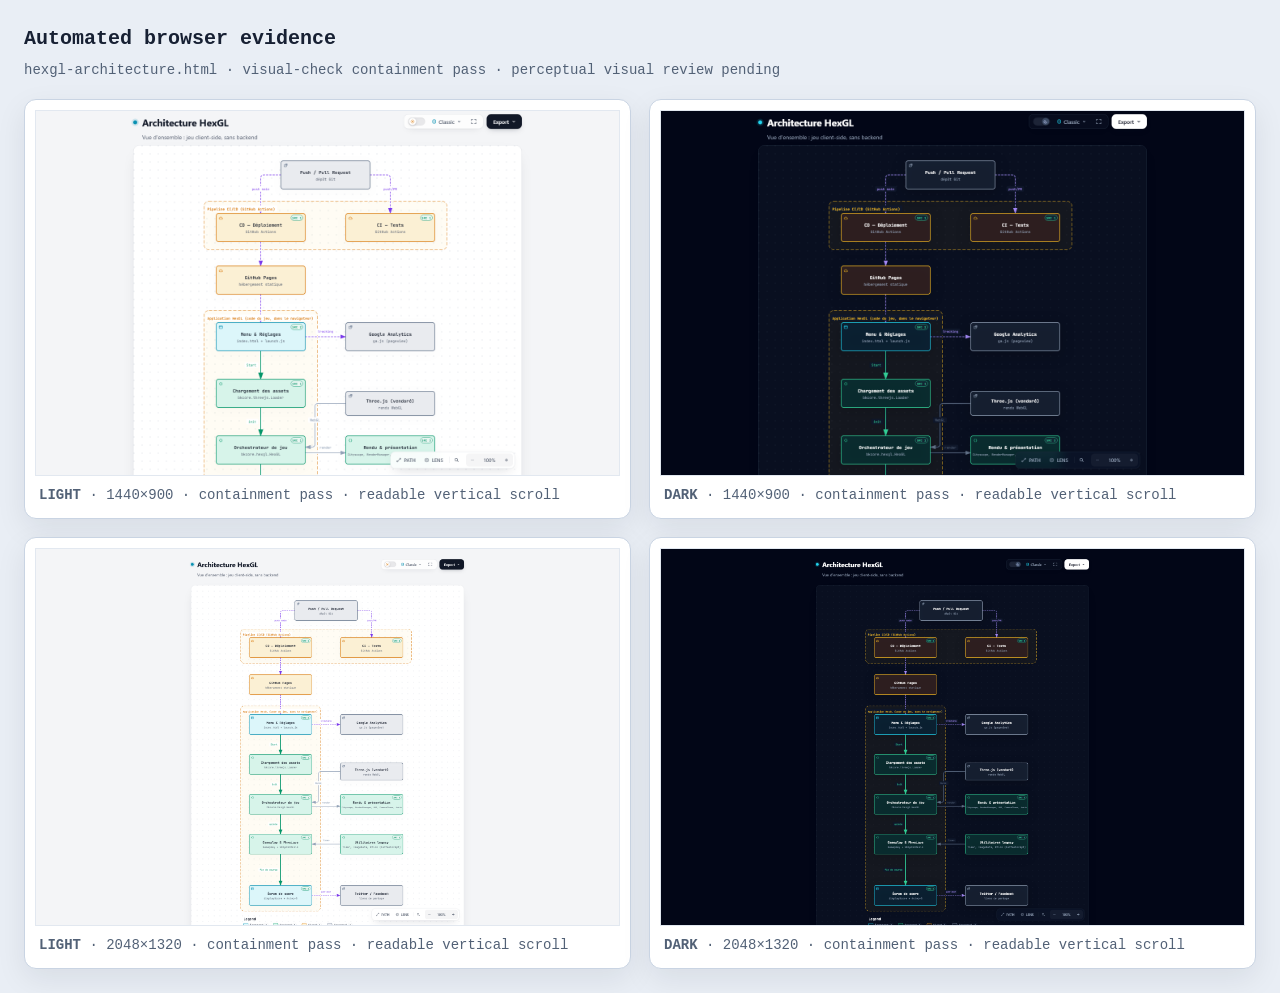
<file: etapes/A2-explorer_le_legacy/docs/.archify/architecture-hexgl-overview-20261008-153810/visual-check/hexgl-architecture.visual-check.html>
<!doctype html>
<html lang="en">
<head>
<meta charset="utf-8">
<meta name="viewport" content="width=device-width,initial-scale=1">
<title>Archify automated browser evidence · hexgl-architecture.html</title>
<style>
*{box-sizing:border-box}body{margin:0;padding:24px;background:#e9eef5;color:#172033;font:14px/1.5 ui-monospace,SFMono-Regular,Menlo,Consolas,monospace}header{max-width:1500px;margin:0 auto 18px}h1{margin:0 0 6px;font-size:20px}p{margin:0;color:#526176}.grid{max-width:1500px;margin:auto;display:grid;grid-template-columns:repeat(2,minmax(0,1fr));gap:18px}figure{margin:0;padding:10px;background:white;border:1px solid #c9d4e3;border-radius:12px;box-shadow:0 10px 30px rgba(15,23,42,.08)}img{display:block;width:100%;height:auto;border:1px solid #e2e8f0}figcaption{padding:9px 4px 2px;color:#526176}@media(max-width:900px){.grid{grid-template-columns:1fr}}
</style>
</head>
<body>
<header><h1>Automated browser evidence</h1><p>hexgl-architecture.html · visual-check containment pass · perceptual visual review pending</p></header>
<main class="grid">
      <figure>
        <img src="hexgl-architecture.visual-check.1440x900.light.png" alt="light 1440 by 900">
        <figcaption><strong>LIGHT</strong> · 1440×900 · containment pass · readable vertical scroll</figcaption>
      </figure>
      <figure>
        <img src="hexgl-architecture.visual-check.1440x900.dark.png" alt="dark 1440 by 900">
        <figcaption><strong>DARK</strong> · 1440×900 · containment pass · readable vertical scroll</figcaption>
      </figure>
      <figure>
        <img src="hexgl-architecture.visual-check.2048x1320.light.png" alt="light 2048 by 1320">
        <figcaption><strong>LIGHT</strong> · 2048×1320 · containment pass · readable vertical scroll</figcaption>
      </figure>
      <figure>
        <img src="hexgl-architecture.visual-check.2048x1320.dark.png" alt="dark 2048 by 1320">
        <figcaption><strong>DARK</strong> · 2048×1320 · containment pass · readable vertical scroll</figcaption>
      </figure>
</main>
</body>
</html>
</file>
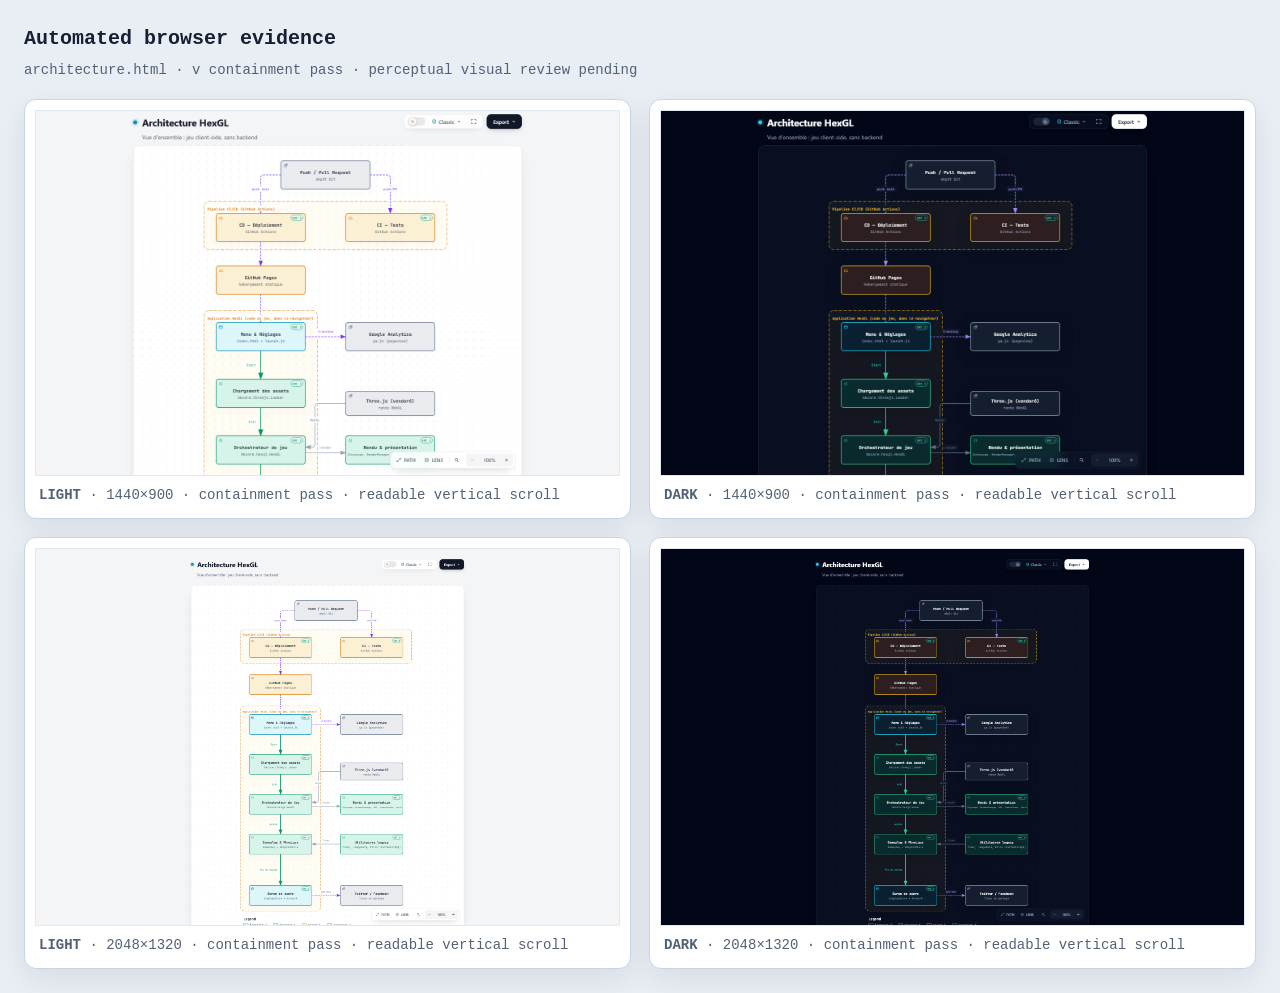
<file: etapes/A2-explorer_le_legacy/docs/.archify/h/v/v.html>
<!doctype html>
<html lang="en">
<head>
<meta charset="utf-8">
<meta name="viewport" content="width=device-width,initial-scale=1">
<title>Archify automated browser evidence · architecture.html</title>
<style>
*{box-sizing:border-box}body{margin:0;padding:24px;background:#e9eef5;color:#172033;font:14px/1.5 ui-monospace,SFMono-Regular,Menlo,Consolas,monospace}header{max-width:1500px;margin:0 auto 18px}h1{margin:0 0 6px;font-size:20px}p{margin:0;color:#526176}.grid{max-width:1500px;margin:auto;display:grid;grid-template-columns:repeat(2,minmax(0,1fr));gap:18px}figure{margin:0;padding:10px;background:white;border:1px solid #c9d4e3;border-radius:12px;box-shadow:0 10px 30px rgba(15,23,42,.08)}img{display:block;width:100%;height:auto;border:1px solid #e2e8f0}figcaption{padding:9px 4px 2px;color:#526176}@media(max-width:900px){.grid{grid-template-columns:1fr}}
</style>
</head>
<body>
<header><h1>Automated browser evidence</h1><p>architecture.html · v containment pass · perceptual visual review pending</p></header>
<main class="grid">
      <figure>
        <img src="v.1440x900.light.png" alt="light 1440 by 900">
        <figcaption><strong>LIGHT</strong> · 1440×900 · containment pass · readable vertical scroll</figcaption>
      </figure>
      <figure>
        <img src="v.1440x900.dark.png" alt="dark 1440 by 900">
        <figcaption><strong>DARK</strong> · 1440×900 · containment pass · readable vertical scroll</figcaption>
      </figure>
      <figure>
        <img src="v.2048x1320.light.png" alt="light 2048 by 1320">
        <figcaption><strong>LIGHT</strong> · 2048×1320 · containment pass · readable vertical scroll</figcaption>
      </figure>
      <figure>
        <img src="v.2048x1320.dark.png" alt="dark 2048 by 1320">
        <figcaption><strong>DARK</strong> · 2048×1320 · containment pass · readable vertical scroll</figcaption>
      </figure>
</main>
</body>
</html>
</file>
